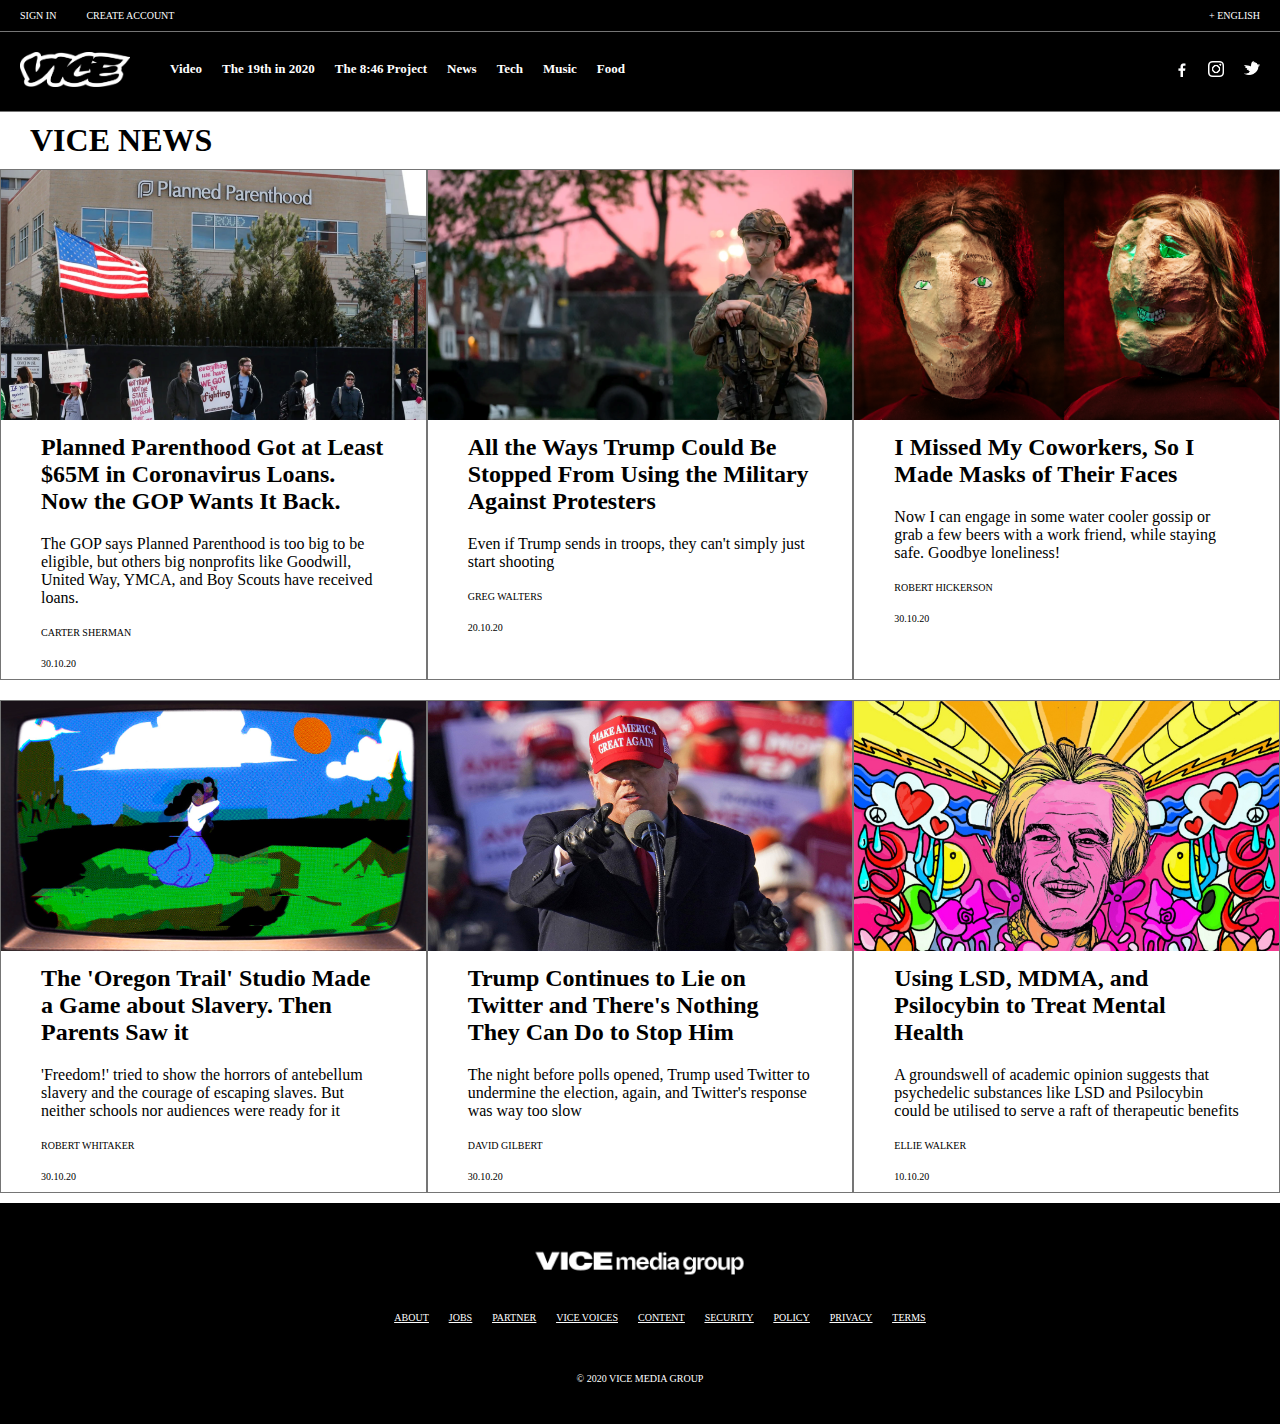
<file: index.html>
<!doctype html>
<html lang="en">

<head>
    <meta charset="UTF-8">
    <meta name="author" content="jouw naam">
    <meta name="viewport" content="width=device-width, initial-scale=1">

    <title>VICE</title>

    <link href="styles/style.css" rel="stylesheet">
</head>

<body>



    <!-- BEGIN HEAD -->
    <header>
        <nav>
            <ul>
                <li><a href="#">SIGN IN</a></li>
                <li><a href="#">CREATE ACCOUNT</a></li>
            </ul>
            <ul>
                <li>+ ENGLISH</li>
            </ul>
        </nav>

        <nav>
            <div>
                <div>
                    <button id="hamburger-knop">&#9776;</button>
                    <a href="index.html"><img src="images/vice-logo.png" alt="Logo van Vice" /></a>
                </div>

                <ul>
                    <li><a href="#">Video</a></li>
                    <li> <a href="pagina2.html">The 19th in 2020</a> </li>
                    <li> <a href="#">The 8:46 Project</a> </li>
                    <li><a href="#">News</a></li>
                    <li><a href="#">Tech</a></li>
                    <li> <a href="#">Music</a></li>
                    <li> <a href="#">Food</a></li>
                </ul>
            </div>

            <ul>
                <li><a href="#"><img src="images/facebook.png" / alt="Icoon van Facebook"></a></li>
                <li><a href="#"><img src="images/instagram.png" / alt="Icoon van Instagram"></a></li>
                <li><a href="#"><img src="images/twitter.png" / alt="Icoon van Twitter"></a></li>
            </ul>
        </nav>

    </header>

    <div class="mobiel-leegruimte">
    </div>

    <div class="hamburger-menu">
        <ul>
            <li> <a href="#">Video</a></li>
            <li> <a href="pagina2.html">The 19th in 2020</a></li>
            <li><a href="#">The 8:46 Project</a></li>
            <li><a href="#">News</a></li>
            <li><a href="#">Tech</a></li>
            <li> <a href="#">Music</a></li>
            <li> <a href="#">Food</a></li>
        </ul>
    </div>
    <!-- EINDE HEAD -->



    <!-- BEGIN MAIN -->
    <h1>VICE NEWS</h1>


    <main>

        <article class="wrapper">
            <section>
                <img src="images/nieuws1.png" alt="foto" />
                <h2>Planned Parenthood Got at Least $65M in Coronavirus Loans. Now the GOP Wants It Back.</h2>
                <p>The GOP says Planned Parenthood is too big to be eligible, but others big nonprofits like Goodwill, United Way, YMCA, and Boy Scouts have received loans.</p>
                <p>CARTER SHERMAN</p>
                <p>30.10.20</p>
            </section>

            <section>
                <img src="images/nieuws2.png" alt="foto" />
                <h2>All the Ways Trump Could Be Stopped From Using the Military Against Protesters</h2>
                <p>Even if Trump sends in troops, they can't simply just start shooting</p>
                <p>GREG WALTERS</p>
                <p>20.10.20</p> 
            </section>

            <section>
                <img src="images/mask.jpg" alt="foto" />
                <h2>I Missed My Coworkers, So I Made Masks of Their Faces</h2>
                <p>Now I can engage in some water cooler gossip or grab a few beers with a work friend, while staying safe. Goodbye loneliness!</p>
                <p>ROBERT HICKERSON</p>
                <p>30.10.20</p>
            </section>

            <section>
                <img src="images/slavernij.jpg" alt="foto" />
                <h2>The 'Oregon Trail' Studio Made a Game about Slavery. Then Parents Saw it</h2>
                <p>'Freedom!' tried to show the horrors of antebellum slavery and the courage of escaping slaves. But neither schools nor audiences were ready for it</p>
                <p>ROBERT WHITAKER</p>
                <p>30.10.20</p>
            </section>

            <section>
                <img src="images/trump.jpg" alt="foto" />
                <h2>Trump Continues to Lie on Twitter and There's Nothing They Can Do to Stop Him</h2>
                <p>The night before polls opened, Trump used Twitter to undermine the election, again, and Twitter's response was way too slow</p>
                <p>DAVID GILBERT</p>
                <p>30.10.20</p>
            </section>

            <section>
                <img src="images/drugs.jpeg" alt="foto" />
                <h2>Using LSD, MDMA, and Psilocybin to Treat Mental Health</h2>
                <p>A groundswell of academic opinion suggests that psychedelic substances like LSD and Psilocybin could be utilised to serve a raft of therapeutic benefits</p>
                <p>ELLIE WALKER</p>
                <p>10.10.20</p>
            </section>
        </article>
    </main>

    <!-- EINDE MAIN -->







    <!-- BEGIN FOOTER -->
    <footer>
        <img src="images/footer-logo.png" alt="Footer Logo">
        <ul>
            <li> <a href="#">ABOUT</a></li>
            <li><a href="#">JOBS</a></li>
            <li><a href="#">PARTNER</a></li>
            <li><a href="#">VICE VOICES</a></li>
            <li><a href="#">CONTENT</a></li>
            <li> <a href="#">SECURITY</a></li>
            <li> <a href="#">POLICY</a></li>
            <li><a href="#">PRIVACY</a></li>
            <li><a href="#">TERMS</a></li>
        </ul>
        <p>© 2020 VICE MEDIA GROUP</p>
    </footer>
    <!-- EINDE FOOTER -->





    <script src="scripts/script.js"></script>
</body>

</html>
</file>
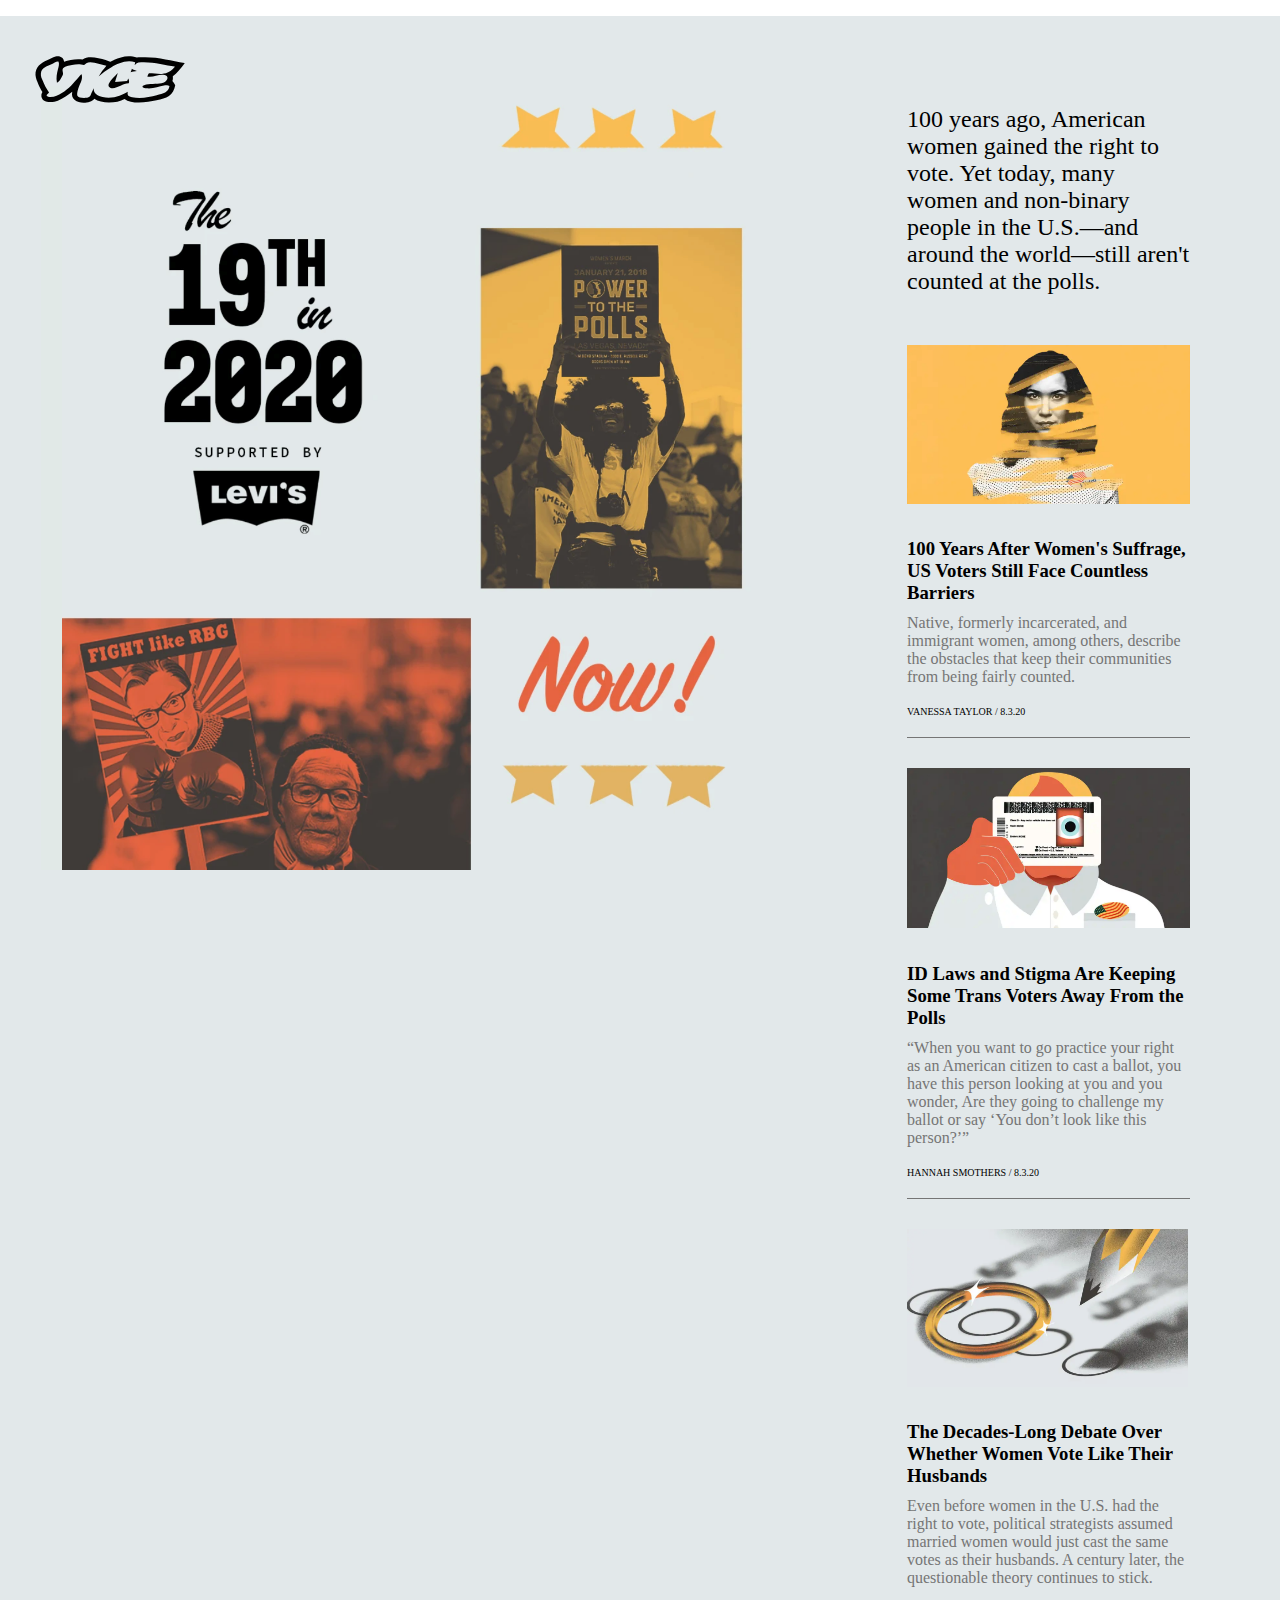
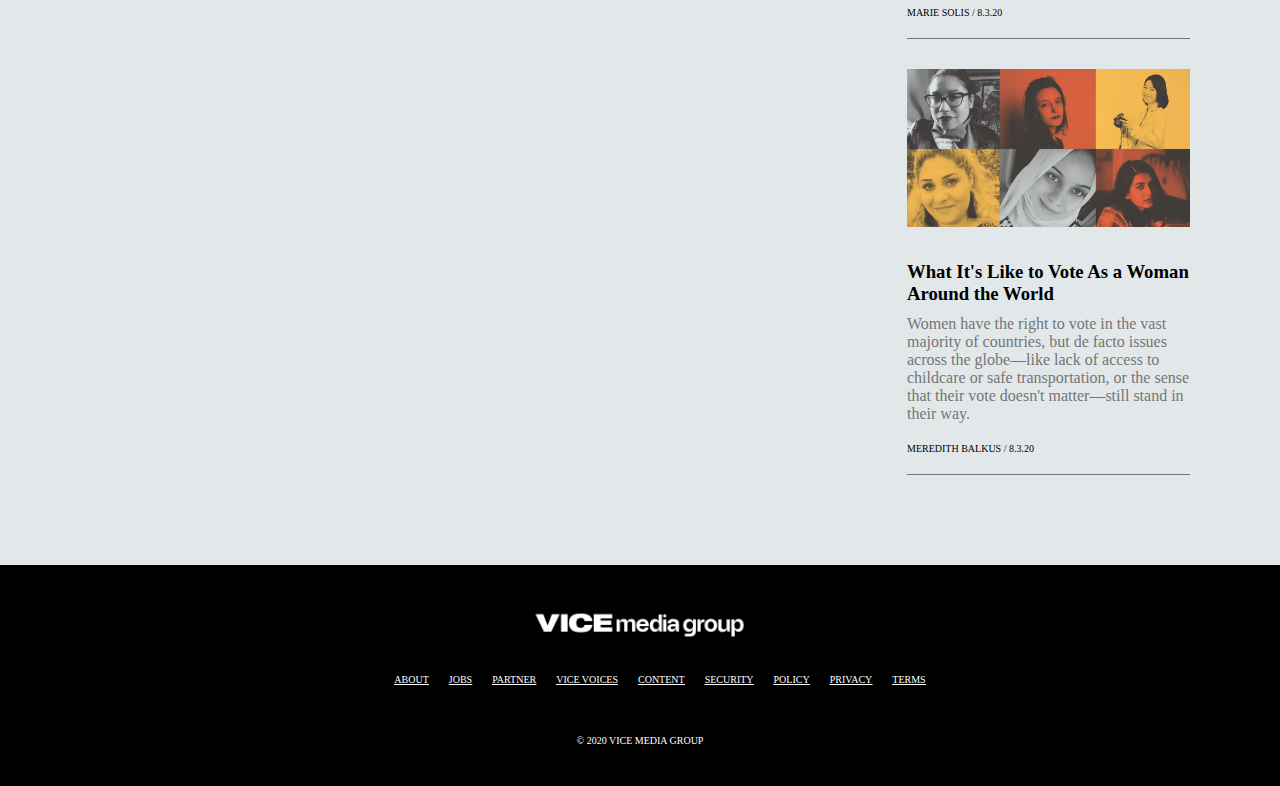
<file: pagina2.html>
<!doctype html>
<html lang="en">

<head>
    <meta charset="UTF-8">
    <meta name="author" content="jouw naam">
    <meta name="viewport" content="width=device-width, initial-scale=1">

    <title>VICE</title>

    <link href="styles/style.css" rel="stylesheet">
</head>

<body>

    <!-- BEGIN HEAD -->

    <article>
        <section>
            <a href="index.html"><img class="logowit" src="images/logowit.svg" alt="witte vice logo"></a>
        </section>
    </article>

    <!-- EINDE HEAD -->



    <!-- BEGIN MAIN -->

    <main class="serie">


        <article>
            <section>
                <img class="foto" src="images/foto5.png">
            </section>
        </article>

        <article>
            
            <h2>100 years ago, American women gained the right to vote. Yet today, many women and non-binary people in the U.S.—and around the world—still aren't counted at the polls.</h2>


            <section>
                <img src="images/foto1.png" alt="foto van een vrouw" />
                <h3>100 Years After Women's Suffrage, US Voters Still Face Countless Barriers</h3>
                <p>Native, formerly incarcerated, and immigrant women, among others, describe the obstacles that keep their communities from being fairly counted.</p>
                <p>VANESSA TAYLOR / 8.3.20</p>
            </section>


            <section>
                <img src="images/foto2.png" alt="foto van een pasje" />
                <h3>ID Laws and Stigma Are Keeping Some Trans Voters Away From the Polls</h3>
                <p>“When you want to go practice your right as an American citizen to cast a ballot, you have this person looking at you and you wonder, Are they going to challenge my ballot or say ‘You don’t look like this person?’”</p>
                <p>HANNAH SMOTHERS / 8.3.20</p>
            </section>

            <section>
                <img src="images/foto3.png" alt="foto van een potlood" />
                <h3>The Decades-Long Debate Over Whether Women Vote Like Their Husbands</h3>
                <p>Even before women in the U.S. had the right to vote, political strategists assumed married women would just cast the same votes as their husbands. A century later, the questionable theory continues to stick.</p>
                <p>MARIE SOLIS / 8.3.20</p>
            </section>

            <section>
                <img src="images/foto4.png" alt="foto van mensen" />
                <h3>What It's Like to Vote As a Woman Around the World</h3>
                <p>Women have the right to vote in the vast majority of countries, but de facto issues across the globe—like lack of access to childcare or safe transportation, or the sense that their vote doesn't matter—still stand in their way.</p>
                <p>MEREDITH BALKUS / 8.3.20</p>
            </section>

        </article>
    </main>

    <!-- EINDE MAIN -->



    <!-- BEGIN FOOTER -->

    <footer>
        <img src="images/footer-logo.png" alt="Footer Logo">
        <ul>
            <li> <a href="#">ABOUT</a></li>
            <li><a href="#">JOBS</a></li>
            <li><a href="#">PARTNER</a></li>
            <li><a href="#">VICE VOICES</a></li>
            <li><a href="#">CONTENT</a></li>
            <li> <a href="#">SECURITY</a></li>
            <li> <a href="#">POLICY</a></li>
            <li><a href="#">PRIVACY</a></li>
            <li><a href="#">TERMS</a></li>
        </ul>
        <p>© 2020 VICE MEDIA GROUP</p>
    </footer>

    <!-- EINDE FOOTER -->


    <script src="scripts/script.js"></script>
</body>

</html>
</file>
<file: styles/style.css>
/* CSS Document */
 *,
 *::after,
 *::before {
     box-sizing: border-box;
     margin: 0 auto;
     font-family: Verdana;
 }

 :root {
     --wit: #FFFF;
     --zwart: #000000;
     --grijs: #757575;
     --lichtgrijs: #e2e8ea;
 }


 /* BEGIN RESPONSIVE GROTE SCHERMEN */

 @media only screen and (min-width: 1600px) {
     body {
         padding: 0% 15%;
     }
 }

 /* EINDE RESPONSIVE GROTE SCHERMEN */




 /* BEGIN HEADER */
 header nav:nth-child(1),
 header nav:nth-child(2) {
     background-color: var(--zwart);
     border-bottom: 1px solid var(--grijs);
     display: flex;
 }

 header nav:nth-child(1) {
     justify-content: space-between;
 }

 header nav:nth-child(2) {
     justify-content: space-between;
 }

 header nav:nth-child(1) ul {
     margin: 0px;
     padding: 5px;
 }

 header nav:nth-child(2) ul {
     margin: 0px;
     padding: 10px;
 }

 header nav:nth-child(1) ul li,
 header nav:nth-child(2) ul li {
     color: var(--wit);
     float: left;
     list-style-type: none;
 }

 header nav:nth-child(1) ul li {
     padding: 5px 15px;
 }

 header nav:nth-child(2) ul li {
     padding: 19px 10px;
     font-weight: bold;
     font-size: 13px;
 }

 header nav:nth-child(2) ul img {
     width: 16px;
     height: auto;
     padding: 0px;
 }

 header nav:nth-child(1) ul li {
     font-size: 10px;
 }

 header nav:nth-child(2) img {
     width: 150px;
     height: 75px;
     padding: 20px;
 }

 header nav:nth-child(2) div {
     display: flex;
     margin: 0px;
     color: var(--wit);
 }

 header nav:nth-child(2) div button {
     font-size: 1.4em;
     padding: 20px 15px;
     color: var(--wit);
     background-color: var(--zwart);
     border: 0px;
     cursor: pointer;
     display: none;
 }


 .hamburger-menu {
     max-height: 0;
     opacity: 0;
     position: fixed;
     width: 100%;
     top: 0;
     margin-top: 106px;
     height: 100%;
     color: var(--wit);
     border-top: 1px solid var(--grijs);
     background-color: var(--zwart);  
     transition: 1s;
     pointer-events: none;
 }


.open {
    max-height: 100vh;
    opacity: 1;
    pointer-events: all;
}


 .hamburger-menu ul {
     list-style-type: none;
     margin: 20px 0px 0px 0px;   
 }

 .hamburger-menu ul li {
     padding: 10px 0px;
     
 }

.hamburger-menu ul li a {
    text-decoration: none;
    color: white;
}

 .mobiel-leegruimte {
     display: none;
 }

 @media only screen and (max-width: 950px) {

     header {
         position: fixed;
         width: 100%;
     }

     header nav:nth-child(2) ul {
         display: none;
     }

     header nav:nth-child(2) div button {
         display: block;
     }

     .mobiel-leegruimte {
         display: block;
         height: 110px;
     }
 }

 /* EINDE HEADER */



 /* BEGIN MAIN */
 h1 {
     padding: 10px 50px 0px 30px;
 }

 header nav ul li a {
     text-decoration: none;
     color: var(--wit);
 }

 main {
     display: flex;
 }


 .wrapper {
     display: grid;
     grid-template-columns: repeat(3, 1fr);
     grid-gap: 20px 0px;
     padding: 10px 0%;
 }

 @media only screen and (max-width: 950px) {
     .wrapper {
         grid-template-columns: repeat(2, 1fr);
     }
 }

 @media only screen and (max-width: 600px) {
     .wrapper {
         grid-template-columns: repeat(1, 1fr);
     }
 }

 .wrapper section {
     border: 1px solid var(--grijs);
 }

 .wrapper section img {
     width: 100%;
     height: 250px;
 }

 .wrapper section h2,
 .wrapper section p {
     padding: 10px 40px;
 }

 .wrapper section p:nth-last-child(1),
 .wrapper section p:nth-last-child(2) {
     font-size: 10px;
 }

 /* EINDE MAIN */



 /* BEGIN 2e PAGINA */

 img.logowit {
     position: relative;
     z-index: 100;
     width: 15% !important;
     height: auto;
     padding-left: 30px;
 }

 img.foto {
     margin-top: 70px;
 }

 .serie {
     display: flex;
     justify-content: space-around;
     background-color: var(--lichtgrijs);
     margin-top: -150px;
 }

 .serie article:nth-child(1) {
     width: %;
     height: auto;
     text-align: center;
 }

 .serie article:nth-child(1) img {
     width: 90%;
     height: auto;
 }

 .serie article:nth-child(2) {
     width: 50%;
     height: auto;
     padding: 90px;
 }

 .serie article:nth-child(2) h2 {
     font-weight: 100;
     margin-bottom: 20px;
 }

 .serie article:nth-child(2) img {
     width: 100%;
     height: auto;
     margin: 30px 0px;
 }

 .serie article:nth-child(2) h3 {
     margin: 0px 0px 10px 0px;
 }

 .serie article:nth-child(2) section {
     border-bottom: 1px solid var(--grijs);
 }

 .serie article:nth-child(2) section p:nth-child(3) {
     color: var(--grijs);
 }


 .serie article:nth-child(2) section p:nth-child(4) {
     margin: 20px 0px;
     font-size: 10px;
 }


 @media only screen and (max-width: 950px) {
     .serie {
         display: grid;
         grid-template-columns: repeat(1, 1fr);
         grid-gap: 20px 0px;
         padding: 10px 0%;
     }

     .serie article {
         width: 100% !important;
         padding: 30px !important;
         margin: auto;
     }
 }

 /* EINDE 2E PAGINA */




 /* BEGIN FOOTER */
 footer {
     background-color: var(--zwart);
     color: var(--wit);
     display: grid;
     grid-template-columns: repeat(1, 1fr);
     grid-gap: 20px 0px;
     padding: 40px 0px;
 }

 footer img {
     width: 230px;
     height: auto;
 }

 footer ul li {
     float: left;
     list-style-type: none;
     text-decoration: underline;
     padding: 10px;
     font-size: 10px;
 }

 footer p {
     font-size: 10px;
     padding: 20px 0px 0px 0px;
 }

 footer a {
     color: var(--wit);
 }

 /* EINDE FOOTER */
</file>
